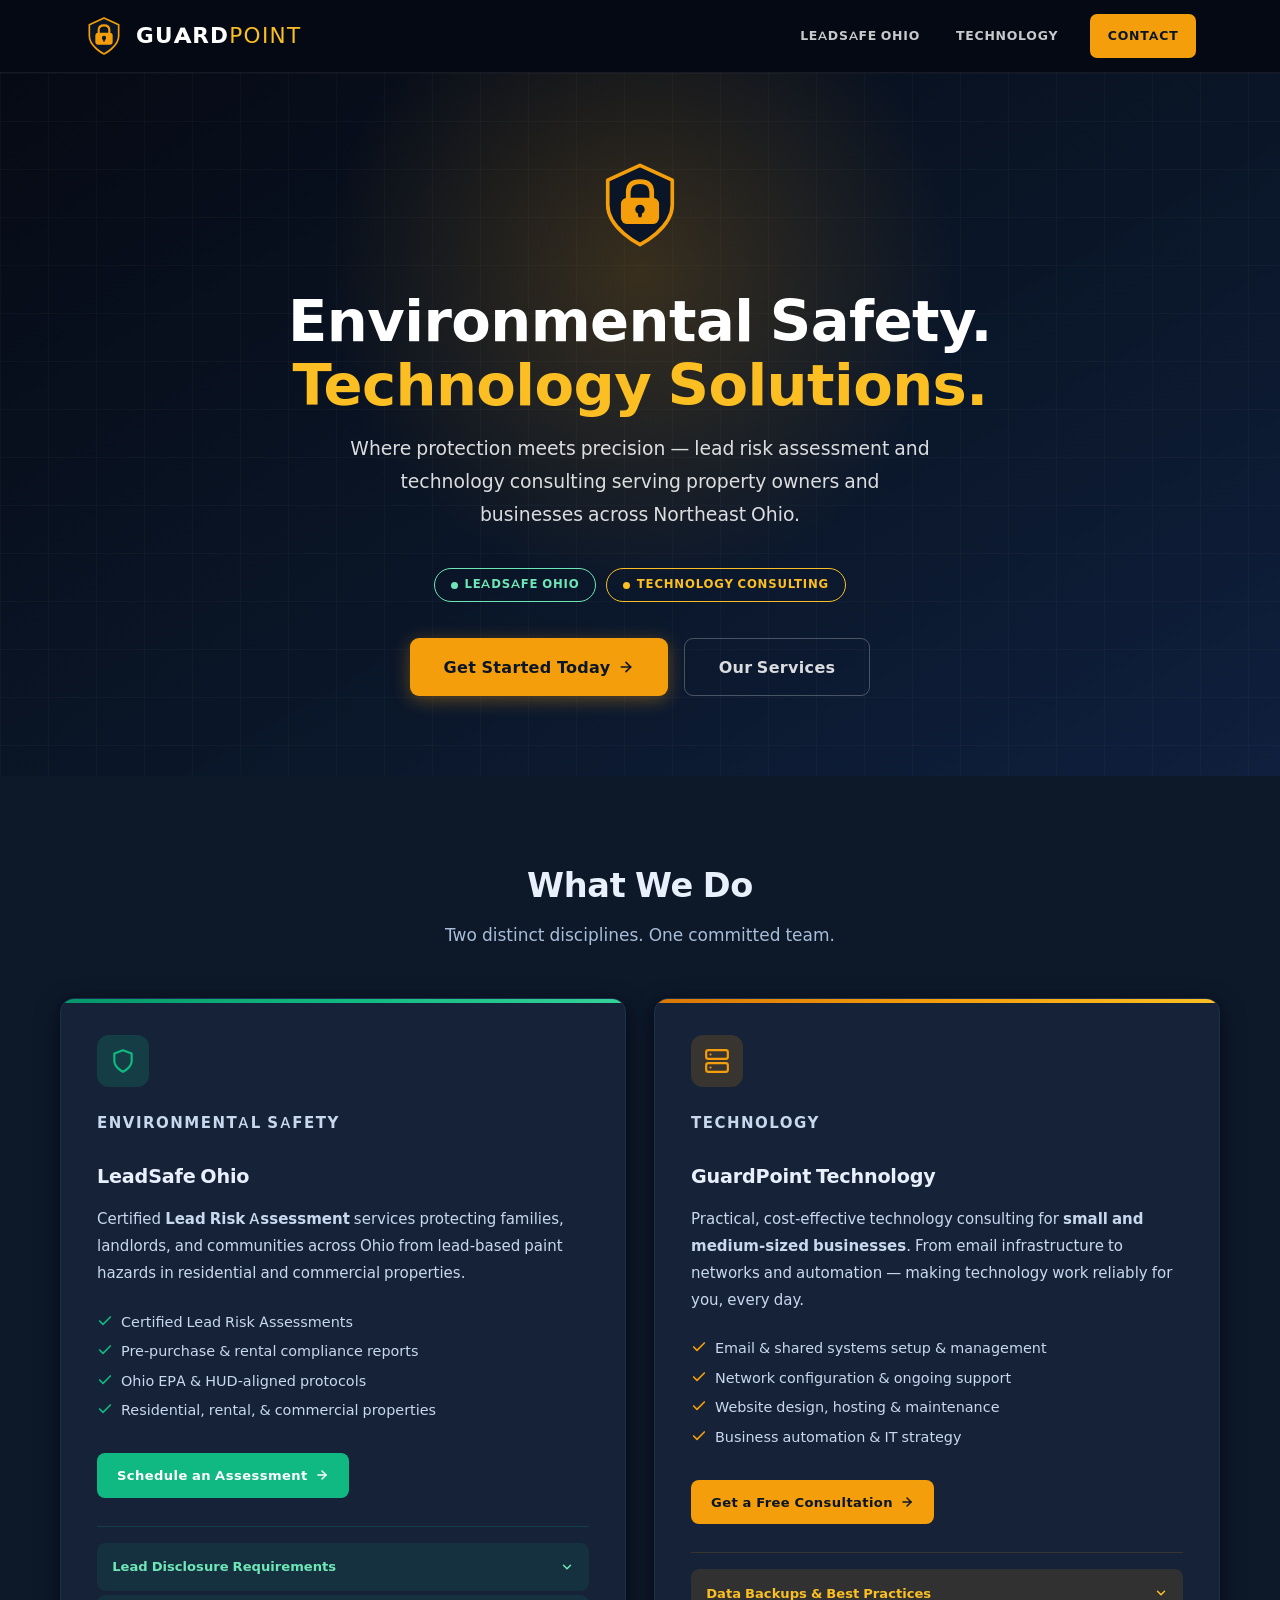
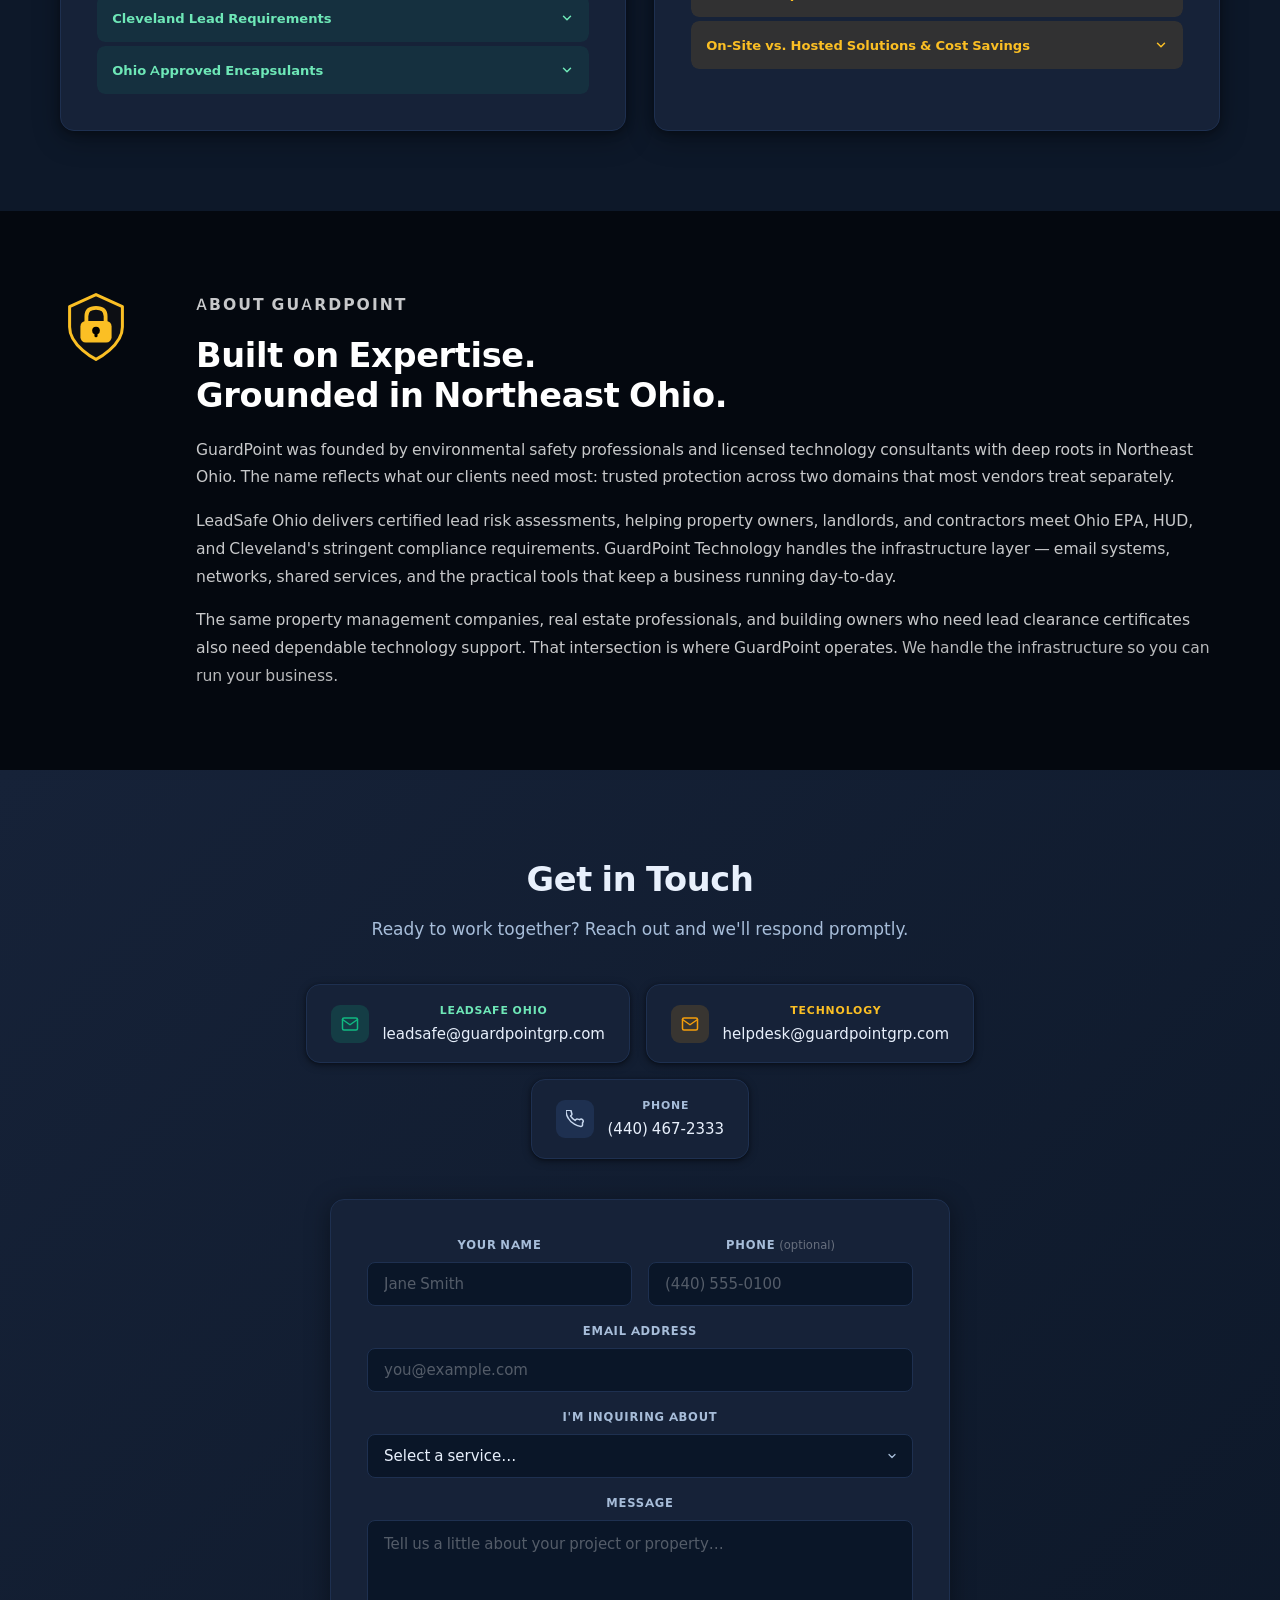
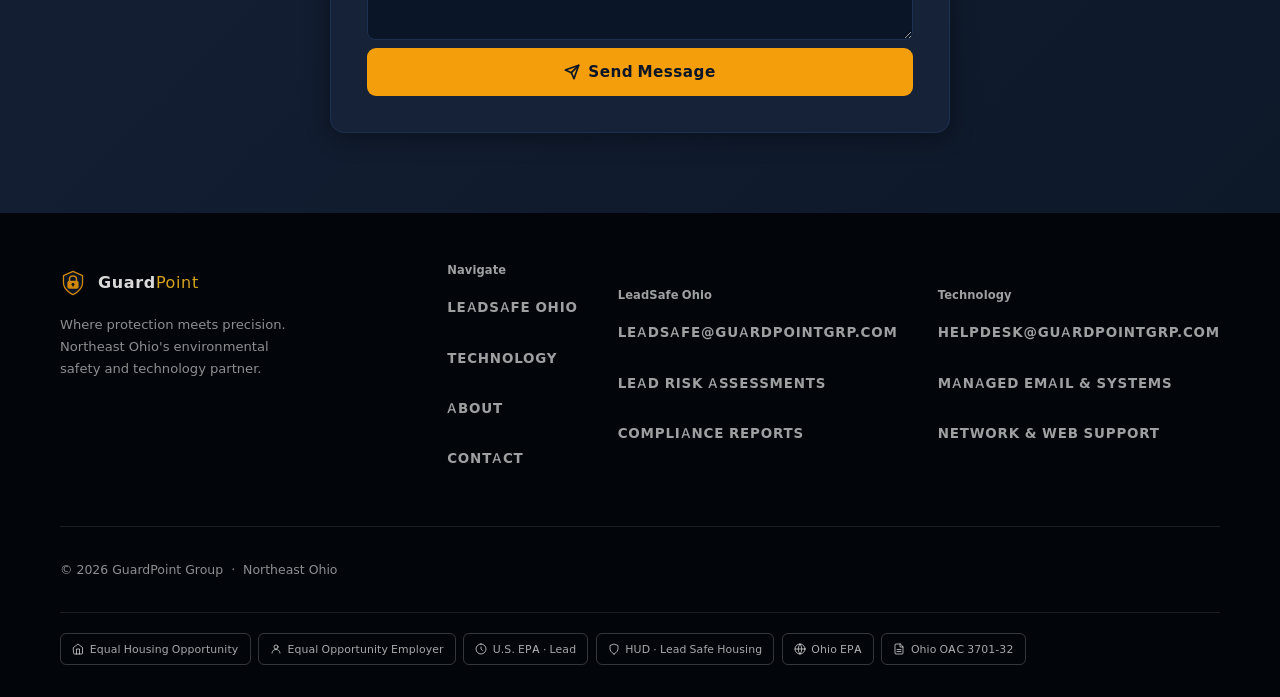
<file: index.html>
<!DOCTYPE html>
<html lang="en">
<head>
  <meta charset="UTF-8">
  <meta name="viewport" content="width=device-width, initial-scale=1.0, viewport-fit=cover">
  <meta name="format-detection" content="telephone=no">
  <meta name="robots" content="index,follow,max-image-preview:large,max-snippet:-1,max-video-preview:-1">
  <meta name="referrer" content="strict-origin-when-cross-origin">
  <meta name="color-scheme" content="dark">
  <meta name="theme-color" content="#060A14">


  <title>GuardPoint | Lead Risk Assessment &amp; Technology Consulting — Northeast Ohio</title>
  <meta name="description" content="GuardPoint Group — certified lead risk assessment (LeadSafe Ohio) and small business technology consulting serving Cleveland and Northeast Ohio. Ohio EPA, HUD, and Cleveland Lead Safe Certificate compliant.">
  <meta name="keywords" content="lead risk assessment Ohio, lead paint inspection Northeast Ohio, Cleveland Lead Safe Certificate, Ohio EPA lead compliance, HUD lead clearance, technology consulting Ohio, small business IT support Cleveland, managed IT services Northeast Ohio">
  <meta name="author" content="GuardPoint Group">
  <link rel="canonical" href="https://guardpointgrp.com/">


  <meta name="geo.region" content="US-OH">
  <meta name="geo.placename" content="Cleveland, Northeast Ohio">
  <meta name="geo.position" content="41.4993;-81.6944">
  <meta name="ICBM" content="41.4993, -81.6944">


  <meta property="og:type" content="website">
  <meta property="og:site_name" content="GuardPoint Group">
  <meta property="og:title" content="GuardPoint | Lead Risk Assessment &amp; Technology Consulting — Northeast Ohio">
  <meta property="og:description" content="Certified lead risk assessment (LeadSafe Ohio) and small business technology consulting for Northeast Ohio. Where protection meets precision.">
  <meta property="og:url" content="https://guardpointgrp.com/">
  <meta property="og:locale" content="en_US">
  <meta property="og:image" content="https://guardpointgrp.com/og-image.png">
  <meta property="og:image:width" content="1200">
  <meta property="og:image:height" content="630">
  <meta property="og:image:alt" content="GuardPoint Group — LeadSafe Ohio and Technology Consulting serving Northeast Ohio">


  <meta name="twitter:card" content="summary_large_image">
  <meta name="twitter:title" content="GuardPoint | Lead Risk Assessment &amp; Technology — Northeast Ohio">
  <meta name="twitter:description" content="Certified lead risk assessment and technology consulting for Northeast Ohio property owners and businesses.">
  <meta name="twitter:image" content="https://guardpointgrp.com/og-image.png">
  <meta name="twitter:image:alt" content="GuardPoint Group — LeadSafe Ohio and Technology Consulting">



  <link rel="icon" type="image/x-icon" href="/favicon.ico">
  <link rel="icon" type="image/svg+xml" href="/favicon.svg">
  <link rel="icon" type="image/png" sizes="32x32" href="/favicon-32x32.png">
  <link rel="icon" type="image/png" sizes="16x16" href="/favicon-16x16.png">
  <link rel="apple-touch-icon" sizes="180x180" href="/apple-touch-icon.png">
  <link rel="manifest" href="/site.webmanifest">



  <link rel="preload" as="font" type="font/woff2" href="/fonts/Montserrat-800-latin.woff2" crossorigin>
  <link rel="preload" as="font" type="font/woff2" href="/fonts/Inter-400-latin.woff2" crossorigin>
  <link rel="stylesheet" href="/fonts/fonts.css">

  <style>
    *,*::before,*::after{box-sizing:border-box;margin:0;padding:0}
    h1,h2,h3,h4{text-wrap:balance;text-rendering:optimizeLegibility}
    :root{--bg-header:rgba(6,10,20,0.97);--bg-hero-a:#060A14;--bg-hero-b:#0A1628;--bg-hero-c:#0F1F3D;--bg-about:#04080F;--bg-footer:#020509;--navy:#0A1628;--navy-dk:#060A14;--navy-lt:#152238;--accent:#F59E0B;--accent-dk:#D97706;--accent-lt:rgba(245,158,11,0.15);--accent-md:#FBBF24;--accent-50:#10140A;--accent-gl:rgba(245,158,11,0.2);--accent-tag:#FBBF24;--gray-w:#5E7799;--gray-50:#0D1829;--gray-100:#162238;--gray-500:#A7BDD9;--gray-600:#C8D8EE;--gray-800:#E8F0FC;--emerald:#10b981;--em-dark:#059669;--em-lt:rgba(16,185,129,0.18);--em-200:#6ee7b7;--white:#ffffff;--font:'Inter',system-ui,-apple-system,sans-serif;--font-display:'Montserrat',system-ui,-apple-system,sans-serif;--radius:14px;--focus:#FBBF24}
    html{scroll-behavior:smooth;-webkit-text-size-adjust:100%;font-synthesis:none}
    @media (prefers-reduced-motion:reduce){html{scroll-behavior:auto}*,*::before,*::after{animation-duration:.01ms !important;animation-iteration-count:1 !important;transition-duration:.01ms !important;scroll-behavior:auto !important}}
    body{font-family:var(--font);font-optical-sizing:auto;-webkit-font-smoothing:antialiased;-moz-osx-font-smoothing:grayscale;color:var(--gray-800);background:#060A14;line-height:1.7}

    /* Skip link */
    .skip-link{position:absolute;left:0;top:-48px;padding:.75rem 1.1rem;background:var(--accent);color:#0A1628;font-family:var(--font-display);font-weight:700;font-size:.82rem;letter-spacing:.05em;text-transform:uppercase;text-decoration:none;z-index:1000;border-radius:0 0 8px 0;transition:top .15s ease}
    .skip-link:focus{top:0;outline:3px solid var(--focus);outline-offset:2px}

    /* Focus styles — WCAG 2.4.7 */
    :focus{outline:none}
    :focus-visible{outline:3px solid var(--focus);outline-offset:3px;border-radius:4px}
    .nav-cta:focus-visible,.card-btn:focus-visible{outline:3px solid #fff;outline-offset:3px}

    /* SVG logo theming — Guardian Lock */
    .sh-body{fill:var(--navy);stroke:var(--accent)}
    .sh-shackle{fill:none;stroke:var(--accent)}
    .sh-lock{fill:var(--accent)}
    .sh-keyhole{fill:#0A1628}
    .about-logo .sh-body{fill:rgba(20,20,25,0.55);stroke:var(--accent-md)}
    .about-logo .sh-shackle{stroke:var(--accent-md)}
    .about-logo .sh-lock{fill:var(--accent-md)}
    .about-logo .sh-keyhole{fill:#000}

    /* HEADER */
    header{position:sticky;top:0;z-index:200;background:var(--bg-header);backdrop-filter:blur(10px);-webkit-backdrop-filter:blur(10px);border-bottom:1px solid rgba(255,255,255,0.07)}
    .header-inner{max-width:1160px;margin:0 auto;padding:0 1.5rem;height:72px;display:flex;align-items:center;justify-content:space-between}
    .logo-link{display:flex;align-items:center;gap:.75rem;text-decoration:none;min-height:44px}
    .logo-wordmark{font-family:var(--font-display);font-size:1.35rem;font-weight:800;color:#fff;letter-spacing:.06em;line-height:1;text-transform:uppercase}
    .logo-wordmark em{font-style:normal;font-weight:500;color:var(--accent-md)}
    nav{display:flex;align-items:center;gap:1.75rem}
    nav a{font-family:var(--font-display);color:rgba(255,255,255,0.78);text-decoration:none;font-size:.78rem;font-weight:600;letter-spacing:.06em;text-transform:uppercase;transition:color .18s;padding:.5rem .25rem;min-height:44px;display:inline-flex;align-items:center}
    nav a:hover{color:#fff}
    .nav-cta{padding:.55rem 1.1rem;background:var(--accent);color:#0A1628 !important;border-radius:7px;transition:background .18s,transform .18s !important;font-weight:700}
    .nav-cta:hover{background:var(--accent-dk);transform:translateY(-1px);color:#fff !important}

    /* HERO */
    .hero{background:linear-gradient(150deg,var(--bg-hero-a) 0%,var(--bg-hero-b) 55%,var(--bg-hero-c) 100%);color:#fff;padding:5.5rem 1.5rem 5rem;text-align:center;position:relative;overflow:hidden}
    .hero::before{content:'';position:absolute;inset:0;background-image:linear-gradient(rgba(255,255,255,0.025) 1px,transparent 1px),linear-gradient(90deg,rgba(255,255,255,0.025) 1px,transparent 1px);background-size:48px 48px;pointer-events:none}
    .hero::after{content:'';position:absolute;width:640px;height:640px;background:radial-gradient(ellipse,var(--accent-gl) 0%,transparent 70%);top:-120px;left:50%;transform:translateX(-50%);pointer-events:none}
    .hero-content{position:relative;z-index:1}
    .hero-logo{margin-bottom:2rem}
    .hero h1{font-family:var(--font-display);font-size:clamp(2.2rem,5vw,3.6rem);font-weight:800;letter-spacing:-.01em;line-height:1.1;margin-bottom:1.1rem}
    .hero h1 span{color:var(--accent-md)}
    .hero-sub{font-family:var(--font);font-size:clamp(1rem,2vw,1.175rem);font-weight:300;color:rgba(255,255,255,0.85);max-width:580px;margin:0 auto 2.25rem;line-height:1.75}
    .hero-badges{display:flex;gap:.625rem;justify-content:center;flex-wrap:wrap}
    .badge{font-family:var(--font-display);display:inline-flex;align-items:center;gap:.4rem;padding:.38rem 1rem;border-radius:9999px;font-size:.73rem;font-weight:600;border:1.5px solid;letter-spacing:.07em;text-transform:uppercase}
    .badge-dot{width:7px;height:7px;border-radius:50%}
    .badge-emerald{color:var(--em-200);border-color:var(--em-200)}
    .badge-emerald .badge-dot{background:var(--em-200)}
    .badge-accent{color:var(--accent-md);border-color:var(--accent-md)}
    .badge-accent .badge-dot{background:var(--accent-md)}

    /* SERVICES */
    .services{padding:5rem 1.5rem;background:var(--gray-50)}
    .section-header{text-align:center;margin-bottom:3rem}
    .section-header h2{font-family:var(--font-display);font-size:clamp(1.5rem,3vw,2.1rem);font-weight:800;color:var(--gray-800);letter-spacing:-.01em;margin-bottom:.5rem}
    .section-header p{font-family:var(--font);color:var(--gray-500);font-size:1.0625rem;max-width:52ch;margin:0 auto}
    .cards{max-width:1160px;margin:0 auto;display:grid;grid-template-columns:repeat(auto-fit,minmax(316px,1fr));gap:1.75rem}
    .card{background:#162238;border:1px solid #1E3050;border-radius:var(--radius);padding:2.25rem;box-shadow:0 2px 8px rgba(0,0,0,0.35),0 8px 28px rgba(0,0,0,0.3);position:relative;overflow:hidden;transition:transform .22s ease,box-shadow .22s ease}
    .card:hover{transform:translateY(-5px);box-shadow:0 4px 18px rgba(0,0,0,0.5),0 22px 52px rgba(0,0,0,0.4)}
    .card::before{content:'';position:absolute;top:0;left:0;right:0;height:4px;border-radius:var(--radius) var(--radius) 0 0}
    .card-emerald::before{background:linear-gradient(90deg,#059669,#10b981,#34d399)}
    .card-accent::before{background:linear-gradient(90deg,var(--accent-dk),var(--accent),var(--accent-md))}
    .card-icon{width:52px;height:52px;border-radius:12px;display:flex;align-items:center;justify-content:center;margin-bottom:1.4rem}
    .icon-emerald{background:var(--em-lt)}
    .icon-accent{background:var(--accent-lt)}
    .card-tag{font-family:var(--font-display);font-size:.68rem;font-weight:700;letter-spacing:.1em;text-transform:uppercase;margin-bottom:.4rem}
    .tag-emerald{color:var(--em-200)}
    .tag-accent{color:var(--accent-md)}
    .card h3{font-family:var(--font-display);font-size:1.2rem;font-weight:700;color:var(--gray-800);letter-spacing:-.01em;margin-bottom:.85rem}
    .card>p{font-family:var(--font);color:var(--gray-600);line-height:1.78;margin-bottom:1.5rem;font-size:.9375rem}
    .feature-list{list-style:none;margin-bottom:2rem;display:flex;flex-direction:column;gap:.5rem}
    .feature-list li{display:flex;align-items:flex-start;gap:.5rem;font-size:.9rem;color:var(--gray-600);line-height:1.5}
    .chk{flex-shrink:0;margin-top:2px}
    .chk-emerald{color:var(--emerald)}
    .chk-accent{color:var(--accent)}
    .card-btn{font-family:var(--font-display);display:inline-flex;align-items:center;gap:.45rem;padding:.7rem 1.25rem;border-radius:8px;font-size:.82rem;font-weight:700;letter-spacing:.03em;text-decoration:none;transition:filter .18s,transform .18s;min-height:44px}
    .card-btn:hover{filter:brightness(1.12);transform:translateX(3px)}
    .btn-emerald{background:var(--emerald);color:#fff}
    .btn-accent{background:var(--accent);color:#0A1628}

    /* Accordions */
    .ref-accordions{margin-top:1.75rem;border-top:1px solid var(--em-lt);padding-top:1rem;display:flex;flex-direction:column;gap:.25rem}
    .ref-accordions details{border-radius:8px;overflow:hidden}
    .ref-accordions summary{display:flex;align-items:center;justify-content:space-between;cursor:pointer;padding:.8rem .95rem;font-family:var(--font-display);font-size:.82rem;font-weight:600;color:var(--em-200);background:rgba(16,185,129,0.09);border-radius:8px;list-style:none;user-select:none;transition:background .15s;min-height:44px}
    .ref-accordions summary::-webkit-details-marker{display:none}
    .ref-accordions summary:hover{background:rgba(16,185,129,0.16)}
    .ref-accordions summary:focus-visible{outline:3px solid var(--focus);outline-offset:2px}
    .ref-accordions details[open] summary{background:rgba(16,185,129,0.16);border-radius:8px 8px 0 0}
    .ref-chevron{width:14px;height:14px;flex-shrink:0;transition:transform .2s ease;color:var(--em-200)}
    .ref-accordions details[open] .ref-chevron{transform:rotate(180deg)}
    .ref-body{background:rgba(16,185,129,0.06);border:1px solid rgba(16,185,129,0.2);border-top:none;border-radius:0 0 8px 8px;padding:.85rem;font-size:.82rem;color:var(--gray-500);line-height:1.65}
    .ref-body p{margin-bottom:.6rem}
    .ref-body p:last-child{margin-bottom:0}
    .ref-body ul{padding-left:1.1rem;margin:.4rem 0 .6rem;display:flex;flex-direction:column;gap:.35rem}
    .ref-body ul li{line-height:1.5}
    .ref-body strong{color:var(--em-200)}
    .ref-accordions.ref-accent{border-top-color:var(--accent-lt)}
    .ref-accordions.ref-accent summary{color:var(--accent-md);background:rgba(245,158,11,0.12)}
    .ref-accordions.ref-accent summary:hover{background:rgba(245,158,11,0.2)}
    .ref-accordions.ref-accent details[open] summary{background:rgba(245,158,11,0.2);border-radius:8px 8px 0 0}
    .ref-accordions.ref-accent .ref-chevron{color:var(--accent-md)}
    .ref-accordions.ref-accent .ref-body{background:rgba(245,158,11,0.06);border-color:rgba(245,158,11,0.2)}
    .ref-accordions.ref-accent .ref-body strong{color:var(--accent-md)}

    /* ABOUT */
    .about{background:var(--bg-about);color:rgba(255,255,255,0.88);padding:5rem 1.5rem}
    .about-inner{max-width:1160px;margin:0 auto;display:grid;grid-template-columns:auto 1fr;gap:4rem;align-items:start}
    .eyebrow{font-family:var(--font-display);font-size:.7rem;font-weight:700;letter-spacing:.13em;text-transform:uppercase;color:var(--accent-md);margin-bottom:.75rem}
    .about-text h2{font-family:var(--font-display);font-size:clamp(1.5rem,3vw,2.1rem);font-weight:800;color:#fff;letter-spacing:-.01em;line-height:1.2;margin-bottom:1.25rem}
    .about-text p{font-family:var(--font);color:rgba(255,255,255,0.78);line-height:1.78;font-size:.975rem;margin-bottom:1rem}
    .about-text p:last-child{margin-bottom:0}

    /* CONTACT */
    .contact{background:linear-gradient(135deg,var(--gray-100) 0%,var(--gray-50) 100%);padding:5rem 1.5rem;text-align:center}
    .contact-inner{max-width:820px;margin:0 auto}
    .contact h2{font-family:var(--font-display);font-size:clamp(1.5rem,3vw,2.1rem);font-weight:800;color:var(--gray-800);letter-spacing:-.01em;margin-bottom:.5rem}
    .contact-lead{font-family:var(--font);color:var(--gray-500);margin-bottom:2.5rem;font-size:1.0625rem}
    .contact-options{display:flex;gap:1rem;justify-content:center;flex-wrap:wrap}
    .contact-card{display:flex;align-items:center;gap:.85rem;padding:1rem 1.5rem;background:#162238;border-radius:var(--radius);text-decoration:none;color:var(--gray-800);font-family:var(--font);font-size:.9375rem;font-weight:500;box-shadow:0 2px 8px rgba(0,0,0,0.4),0 1px 3px rgba(0,0,0,0.3);transition:transform .18s,box-shadow .18s;border:1px solid #1E3050;min-height:44px}
    .contact-card:hover{transform:translateY(-3px);box-shadow:0 8px 24px rgba(0,0,0,0.5)}
    .contact-card-icon{width:38px;height:38px;border-radius:9px;display:flex;align-items:center;justify-content:center;flex-shrink:0}
    .ci-emerald{background:var(--em-lt)}
    .ci-accent{background:var(--accent-lt)}
    .ci-gray{background:#1E3050}
    .contact-label{font-size:.68rem;font-weight:700;letter-spacing:.08em;text-transform:uppercase;font-family:var(--font-display);margin-bottom:.1rem}
    .label-emerald{color:var(--em-200)}
    .label-accent{color:var(--accent-md)}
    .label-gray{color:var(--gray-500)}
    .contact-address{font-style:normal;display:contents}

    /* CONTACT FORM */
    .contact-form-wrap{max-width:620px;margin:2.5rem auto 0;background:#162238;border:1px solid #1E3050;border-radius:var(--radius);padding:2.25rem;box-shadow:0 4px 24px rgba(0,0,0,0.4)}
    .form-grid{display:grid;grid-template-columns:1fr 1fr;gap:1rem}
    .form-field{display:flex;flex-direction:column;gap:.4rem}
    .form-field.full{grid-column:1/-1}
    .form-field label{font-family:var(--font-display);font-size:.72rem;font-weight:700;letter-spacing:.07em;text-transform:uppercase;color:var(--gray-500)}
    .form-field input,.form-field select,.form-field textarea{font-family:var(--font);font-size:.9375rem;color:var(--gray-800);background:#0A1628;border:1px solid #1E3050;border-radius:8px;padding:.7rem 1rem;transition:border-color .18s,box-shadow .18s;outline:none;min-height:44px;width:100%}
    .form-field input::placeholder,.form-field textarea::placeholder{color:rgba(255,255,255,0.3)}
    .form-field select{appearance:none;background-image:url("data:image/svg+xml,%3Csvg xmlns='http://www.w3.org/2000/svg' width='12' height='12' viewBox='0 0 24 24' fill='none' stroke='%23A7BDD9' stroke-width='2.5' stroke-linecap='round' stroke-linejoin='round'%3E%3Cpolyline points='6 9 12 15 18 9'/%3E%3C/svg%3E");background-repeat:no-repeat;background-position:right .85rem center;padding-right:2.2rem;cursor:pointer}
    .form-field select option{background:#162238}
    .form-field input:focus,.form-field select:focus,.form-field textarea:focus{border-color:var(--accent);box-shadow:0 0 0 3px rgba(245,158,11,0.15)}
    .form-field textarea{resize:vertical;min-height:120px;line-height:1.6}
    .form-submit{width:100%;padding:.85rem;background:var(--accent);color:#0A1628;border:none;border-radius:9px;font-family:var(--font-display);font-size:.95rem;font-weight:700;letter-spacing:.03em;cursor:pointer;transition:background .18s,transform .18s,box-shadow .18s;min-height:48px;display:flex;align-items:center;justify-content:center;gap:.5rem;margin-top:.5rem}
    .form-submit:hover{background:var(--accent-dk);transform:translateY(-1px);box-shadow:0 6px 20px rgba(245,158,11,0.35)}
    .form-submit:disabled{opacity:.6;cursor:not-allowed;transform:none}
    .form-success{display:none;text-align:center;padding:2rem 1rem}
    .form-success svg{margin:0 auto 1rem;display:block}
    .form-success h3{font-family:var(--font-display);font-size:1.2rem;font-weight:700;color:#fff;margin-bottom:.5rem}
    .form-success p{font-family:var(--font);color:var(--gray-500);font-size:.9375rem}
    @media(max-width:600px){.form-grid{grid-template-columns:1fr}}

    /* FOOTER */
    footer{background:var(--bg-footer);color:rgba(255,255,255,0.62);padding:3rem 1.5rem 2rem}
    .footer-inner{max-width:1160px;margin:0 auto;display:flex;flex-direction:column;gap:2rem}
    .footer-top{display:flex;align-items:flex-start;justify-content:space-between;flex-wrap:wrap;gap:1.5rem}
    .footer-brand p{font-family:var(--font);font-size:.82rem;color:rgba(255,255,255,0.55);line-height:1.65;max-width:28ch;margin-top:.6rem}
    .footer-nav{display:flex;gap:2.5rem;flex-wrap:wrap}
    .footer-col h4{font-family:var(--font-display);font-size:.72rem;font-weight:600;letter-spacing:.01em;color:rgba(255,255,255,0.62);margin-bottom:.75rem}
    .footer-col a{display:block;font-family:var(--font);font-size:.84rem;color:rgba(255,255,255,0.62);text-decoration:none;margin-bottom:.4rem;transition:color .15s;padding:.25rem 0}
    .footer-col a:hover{color:#fff}
    .footer-divider{border:none;border-top:1px solid rgba(255,255,255,0.1)}
    .footer-bottom{display:flex;align-items:center;justify-content:space-between;flex-wrap:wrap;gap:.75rem}
    .footer-bottom p{font-family:var(--font);font-size:.78rem;color:rgba(255,255,255,0.55)}
    .compliance-row{display:flex;flex-wrap:wrap;gap:.45rem;padding-top:1.25rem;border-top:1px solid rgba(255,255,255,0.1)}
    .cb{display:inline-flex;align-items:center;gap:.35rem;padding:.35rem .7rem;border:1px solid rgba(255,255,255,0.2);border-radius:6px;text-decoration:none;color:rgba(255,255,255,0.65);font-family:var(--font);font-size:.68rem;font-weight:500;letter-spacing:.01em;transition:color .15s,border-color .15s,background .15s;white-space:nowrap;min-height:28px}
    .cb:hover{color:#fff;border-color:rgba(255,255,255,0.4);background:rgba(255,255,255,0.06)}

    /* HERO CTA BUTTONS */
    .hero-cta{display:flex;gap:1rem;justify-content:center;flex-wrap:wrap;margin-top:2.25rem}
    .btn-hero-primary{font-family:var(--font-display);display:inline-flex;align-items:center;gap:.5rem;padding:.9rem 2.1rem;background:var(--accent);color:#0A1628;border-radius:9px;font-size:1rem;font-weight:700;letter-spacing:.02em;text-decoration:none;transition:background .18s,transform .18s,box-shadow .18s;min-height:48px;box-shadow:0 4px 18px rgba(245,158,11,0.35)}
    .btn-hero-primary:hover{background:var(--accent-dk);transform:translateY(-2px);box-shadow:0 8px 28px rgba(245,158,11,0.45);color:#fff}
    .btn-hero-secondary{font-family:var(--font-display);display:inline-flex;align-items:center;gap:.5rem;padding:.9rem 2.1rem;background:transparent;color:rgba(255,255,255,0.85);border-radius:9px;font-size:1rem;font-weight:600;letter-spacing:.02em;text-decoration:none;transition:color .18s,background .18s,border-color .18s;min-height:48px;border:1.5px solid rgba(255,255,255,0.25)}
    .btn-hero-secondary:hover{color:#fff;background:rgba(255,255,255,0.08);border-color:rgba(255,255,255,0.45)}

    /* MOBILE NAV TOGGLE */
    .nav-toggle{display:none;flex-direction:column;justify-content:center;align-items:center;gap:5px;width:44px;height:44px;padding:0;background:transparent;border:none;cursor:pointer;border-radius:8px;transition:background .15s}
    .nav-toggle:hover{background:rgba(255,255,255,0.08)}
    .nav-toggle:focus-visible{outline:3px solid var(--focus);outline-offset:2px;border-radius:8px}
    .nav-toggle-bar{display:block;width:22px;height:2px;background:#fff;border-radius:2px;transition:transform .22s ease,opacity .15s ease}
    .nav-toggle[aria-expanded="true"] .nav-toggle-bar:nth-child(1){transform:translateY(7px) rotate(45deg)}
    .nav-toggle[aria-expanded="true"] .nav-toggle-bar:nth-child(2){opacity:0;transform:scaleX(0)}
    .nav-toggle[aria-expanded="true"] .nav-toggle-bar:nth-child(3){transform:translateY(-7px) rotate(-45deg)}

    /* RESPONSIVE */
    @media(max-width:720px){
      nav{display:none}
      nav.nav-open{display:flex;flex-direction:column;position:fixed;top:72px;left:0;right:0;background:rgba(6,10,20,0.98);backdrop-filter:blur(14px);-webkit-backdrop-filter:blur(14px);padding:1rem 1.5rem 1.75rem;border-bottom:1px solid rgba(255,255,255,0.12);z-index:199;gap:0;animation:navSlideIn .2s ease}
      nav.nav-open a{font-size:.9rem;padding:.8rem .25rem;border-bottom:1px solid rgba(255,255,255,0.07);width:100%;letter-spacing:.04em}
      nav.nav-open .nav-cta{margin-top:.75rem;text-align:center;justify-content:center;border-bottom:none;border-radius:8px}
      .nav-toggle{display:flex}
      .about-inner{grid-template-columns:1fr;text-align:center;gap:1.5rem}
      .about-logo{margin:0 auto}
      .footer-top{flex-direction:column}
    }
    @keyframes navSlideIn{from{opacity:0;transform:translateY(-8px)}to{opacity:1;transform:translateY(0)}}

    /* Screen-reader only utility */
    .sr-only{position:absolute;width:1px;height:1px;padding:0;margin:-1px;overflow:hidden;clip:rect(0,0,0,0);white-space:nowrap;border:0}

    /* Print */
    @media print{.tp,header,.skip-link{display:none}body{background:#fff;color:#000}}
  </style>


  <script type="application/ld+json">
  {
    "@context": "https://schema.org",
    "@graph": [
      {
        "@type": "LocalBusiness",
        "@id": "https://guardpointgrp.com/#organization",
        "name": "GuardPoint Group",
        "alternateName": ["GuardPoint", "LeadSafe Ohio", "GuardPoint Technology"],
        "url": "https://guardpointgrp.com/",
        "logo": "https://guardpointgrp.com/android-chrome-512x512.png",
        "image": ["https://guardpointgrp.com/og-image.png","https://guardpointgrp.com/android-chrome-512x512.png"],
        "description": "Certified lead risk assessment (LeadSafe Ohio) and small business technology consulting serving Northeast Ohio.",
        "telephone": "+1-440-467-2333",
        "email": "leadsafe@guardpointgrp.com",
        "priceRange": "$$",
        "address": {
          "@type": "PostalAddress",
          "addressLocality": "Cleveland",
          "addressRegion": "OH",
          "addressCountry": "US"
        },
        "geo": {
          "@type": "GeoCoordinates",
          "latitude": 41.4993,
          "longitude": -81.6944
        },
        "areaServed": [
          {"@type":"City","name":"Cleveland"},
          {"@type":"City","name":"Akron"},
          {"@type":"City","name":"Lakewood"},
          {"@type":"City","name":"Parma"},
          {"@type":"City","name":"Euclid"},
          {"@type":"City","name":"Cleveland Heights"},
          {"@type":"AdministrativeArea","name":"Cuyahoga County, Ohio"},
          {"@type":"AdministrativeArea","name":"Northeast Ohio"}
        ],
        "department": [
          {
            "@type": "LocalBusiness",
            "@id": "https://guardpointgrp.com/#leadsafe",
            "name": "LeadSafe Ohio",
            "description": "Certified lead risk assessment services for residential, rental, and commercial properties across Ohio.",
            "url": "https://guardpointgrp.com/#leadsafe",
            "email": "leadsafe@guardpointgrp.com",
            "telephone": "+1-440-467-2333",
            "hasOfferCatalog": {
              "@type": "OfferCatalog",
              "name": "LeadSafe Ohio Services",
              "itemListElement": [
                {"@type":"Offer","itemOffered":{"@type":"Service","name":"Certified Lead Risk Assessment"}},
                {"@type":"Offer","itemOffered":{"@type":"Service","name":"Pre-purchase and rental compliance reports"}},
                {"@type":"Offer","itemOffered":{"@type":"Service","name":"Cleveland Lead Safe Certificate assistance"}},
                {"@type":"Offer","itemOffered":{"@type":"Service","name":"Ohio EPA and HUD-aligned lead inspections"}}
              ]
            }
          },
          {
            "@type": "LocalBusiness",
            "@id": "https://guardpointgrp.com/#technology",
            "name": "GuardPoint Technology",
            "description": "Practical, cost-effective technology consulting for small and medium-sized businesses — email, networks, web, and automation.",
            "url": "https://guardpointgrp.com/#technology",
            "email": "helpdesk@guardpointgrp.com",
            "telephone": "+1-440-467-2333",
            "hasOfferCatalog": {
              "@type": "OfferCatalog",
              "name": "GuardPoint Technology Services",
              "itemListElement": [
                {"@type":"Offer","itemOffered":{"@type":"Service","name":"Email and shared systems setup and management"}},
                {"@type":"Offer","itemOffered":{"@type":"Service","name":"Network configuration and ongoing support"}},
                {"@type":"Offer","itemOffered":{"@type":"Service","name":"Website design, hosting and maintenance"}},
                {"@type":"Offer","itemOffered":{"@type":"Service","name":"Business automation and IT strategy"}}
              ]
            }
          }
        ],
        "contactPoint": [
          {
            "@type": "ContactPoint",
            "telephone": "+1-440-467-2333",
            "contactType": "customer service",
            "areaServed": "US-OH",
            "availableLanguage": ["English"]
          },
          {
            "@type": "ContactPoint",
            "email": "leadsafe@guardpointgrp.com",
            "contactType": "Lead Risk Assessment"
          },
          {
            "@type": "ContactPoint",
            "email": "helpdesk@guardpointgrp.com",
            "contactType": "Technology Support"
          }
        ]
      },
      {
        "@type": "WebSite",
        "@id": "https://guardpointgrp.com/#website",
        "url": "https://guardpointgrp.com/",
        "name": "GuardPoint Group",
        "publisher": {"@id": "https://guardpointgrp.com/#organization"},
        "inLanguage": "en-US"
      }
    ]
  }
  </script>
</head>
<body>

<a class="skip-link" href="#main">Skip to main content</a>

<header role="banner">
  <div class="header-inner">
    <a href="#" class="logo-link" aria-label="GuardPoint Group — home">

      <svg width="40" height="40" viewBox="0 0 60 60" fill="none" aria-hidden="true" focusable="false">
        <path class="sh-body" d="M30 57 C30 57 52 46 52 30 V13 L30 3 L8 13 V30 C8 46 30 57 30 57 Z" stroke-width="2.5" stroke-linejoin="round"/>
        <path class="sh-shackle" d="M22 27 V21 Q22 14 30 14 Q38 14 38 21 V27" stroke-width="3.2" stroke-linecap="round" stroke-linejoin="round"/>
        <rect class="sh-lock" x="17" y="25" width="26" height="18" rx="4.5"/>
        <circle class="sh-keyhole" cx="30" cy="33" r="3.2"/>
        <rect class="sh-keyhole" x="28.7" y="33" width="2.6" height="5.5" rx="1.3"/>
      </svg>
      <span class="logo-wordmark">GUARD<em>POINT</em></span>
    </a>
    <nav id="primary-nav" aria-label="Primary navigation">
      <a href="#leadsafe">LeadSafe Ohio</a>
      <a href="#technology">Technology</a>
      <a href="#contact" class="nav-cta">Contact</a>
    </nav>
    <button class="nav-toggle" id="nav-toggle" aria-controls="primary-nav" aria-expanded="false" aria-label="Open navigation menu">
      <span class="nav-toggle-bar"></span>
      <span class="nav-toggle-bar"></span>
      <span class="nav-toggle-bar"></span>
    </button>
  </div>
</header>

<main id="main">

<section class="hero" aria-labelledby="hero-heading">
  <div class="hero-content">

    <div class="hero-logo" aria-hidden="true">

      <svg width="88" height="88" viewBox="0 0 60 60" fill="none" focusable="false">
        <path class="sh-body" d="M30 57 C30 57 52 46 52 30 V13 L30 3 L8 13 V30 C8 46 30 57 30 57 Z" stroke-width="2.5" stroke-linejoin="round"/>
        <path class="sh-shackle" d="M22 27 V21 Q22 14 30 14 Q38 14 38 21 V27" stroke-width="3.2" stroke-linecap="round" stroke-linejoin="round"/>
        <rect class="sh-lock" x="17" y="25" width="26" height="18" rx="4.5"/>
        <circle class="sh-keyhole" cx="30" cy="33" r="3.2"/>
        <rect class="sh-keyhole" x="28.7" y="33" width="2.6" height="5.5" rx="1.3"/>
      </svg>
    </div>

    <h1 id="hero-heading">
      Environmental Safety.<br>
      <span>Technology Solutions.</span>
    </h1>

    <p class="hero-sub">
      Where protection meets precision — lead risk assessment and
      technology consulting serving property owners and businesses
      across Northeast Ohio.
    </p>

    <div class="hero-badges">
      <span class="badge badge-emerald">
        <span class="badge-dot" aria-hidden="true"></span>LeadSafe Ohio
      </span>
      <span class="badge badge-accent">
        <span class="badge-dot" aria-hidden="true"></span>Technology Consulting
      </span>
    </div>

    <div class="hero-cta">
      <a href="#contact" class="btn-hero-primary">
        Get Started Today
        <svg width="16" height="16" viewBox="0 0 24 24" fill="none" stroke="currentColor" stroke-width="2.5" stroke-linecap="round" stroke-linejoin="round" aria-hidden="true" focusable="false"><line x1="5" y1="12" x2="19" y2="12"/><polyline points="12 5 19 12 12 19"/></svg>
      </a>
      <a href="#services" class="btn-hero-secondary">Our Services</a>
    </div>

  </div>
</section>

<section class="services" id="services" aria-labelledby="services-heading">
  <div class="section-header">
    <h2 id="services-heading">What We Do</h2>
    <p>Two distinct disciplines. One committed team.</p>
  </div>

  <div class="cards">


    <article class="card card-emerald" id="leadsafe" aria-labelledby="leadsafe-heading">
      <div class="card-icon icon-emerald" aria-hidden="true">
        <svg width="26" height="26" viewBox="0 0 24 24" fill="none" stroke="#10b981" stroke-width="2" stroke-linecap="round" stroke-linejoin="round" focusable="false" aria-hidden="true">
          <path d="M12 22s8-4 8-10V5l-8-3-8 3v7c0 6 8 10 8 10z"/>
        </svg>
      </div>

      <p class="card-tag tag-emerald">Environmental Safety</p>
      <h3 id="leadsafe-heading">LeadSafe Ohio</h3>
      <p>
        Certified <strong>Lead Risk Assessment</strong> services protecting families,
        landlords, and communities across Ohio from lead-based paint hazards
        in residential and commercial properties.
      </p>

      <ul class="feature-list">
        <li>
          <svg class="chk chk-emerald" width="16" height="16" viewBox="0 0 24 24" fill="none" stroke="currentColor" stroke-width="2.5" stroke-linecap="round" stroke-linejoin="round" aria-hidden="true" focusable="false"><polyline points="20 6 9 17 4 12"/></svg>
          Certified Lead Risk Assessments
        </li>
        <li>
          <svg class="chk chk-emerald" width="16" height="16" viewBox="0 0 24 24" fill="none" stroke="currentColor" stroke-width="2.5" stroke-linecap="round" stroke-linejoin="round" aria-hidden="true" focusable="false"><polyline points="20 6 9 17 4 12"/></svg>
          Pre-purchase &amp; rental compliance reports
        </li>
        <li>
          <svg class="chk chk-emerald" width="16" height="16" viewBox="0 0 24 24" fill="none" stroke="currentColor" stroke-width="2.5" stroke-linecap="round" stroke-linejoin="round" aria-hidden="true" focusable="false"><polyline points="20 6 9 17 4 12"/></svg>
          Ohio EPA &amp; HUD-aligned protocols
        </li>
        <li>
          <svg class="chk chk-emerald" width="16" height="16" viewBox="0 0 24 24" fill="none" stroke="currentColor" stroke-width="2.5" stroke-linecap="round" stroke-linejoin="round" aria-hidden="true" focusable="false"><polyline points="20 6 9 17 4 12"/></svg>
          Residential, rental, &amp; commercial properties
        </li>
      </ul>

      <a href="mailto:leadsafe@guardpointgrp.com?subject=Lead%20Risk%20Assessment%20Request" class="card-btn btn-emerald" aria-label="Email LeadSafe Ohio to schedule a lead risk assessment">
        Schedule an Assessment
        <svg width="14" height="14" viewBox="0 0 24 24" fill="none" stroke="currentColor" stroke-width="2.5" stroke-linecap="round" stroke-linejoin="round" aria-hidden="true" focusable="false"><line x1="5" y1="12" x2="19" y2="12"/><polyline points="12 5 19 12 12 19"/></svg>
      </a>

      <div class="ref-accordions">
        <details>
          <summary>
            Lead Disclosure Requirements
            <svg class="ref-chevron" viewBox="0 0 24 24" fill="none" stroke="currentColor" stroke-width="2.5" stroke-linecap="round" stroke-linejoin="round" aria-hidden="true" focusable="false"><polyline points="6 9 12 15 18 9"/></svg>
          </summary>
          <div class="ref-body">
            <p>Under <strong>42 U.S.C. § 4852d</strong> and <strong>40 CFR Part 745</strong>, sellers and landlords of pre-1978 residential housing must disclose all known lead-based paint hazards before sale or lease.</p>
            <ul>
              <li>Provide the EPA pamphlet <em>"Protect Your Family from Lead in Your Home"</em></li>
              <li>Complete and retain a signed Lead Disclosure Addendum for at least 3 years</li>
              <li>Buyers receive a <strong>10-day inspection period</strong> before purchase obligation</li>
              <li>Applies to most residential properties with 4 or fewer units built before 1978</li>
              <li>Penalties up to <strong>$19,507 per violation</strong> for failure to disclose</li>
            </ul>
            <p>Exemptions include housing built in 1978 or later, zero-bedroom units, and housing for the elderly or disabled (unless a child under 6 resides or is expected to reside).</p>
          </div>
        </details>

        <details>
          <summary>
            Cleveland Lead Requirements
            <svg class="ref-chevron" viewBox="0 0 24 24" fill="none" stroke="currentColor" stroke-width="2.5" stroke-linecap="round" stroke-linejoin="round" aria-hidden="true" focusable="false"><polyline points="6 9 12 15 18 9"/></svg>
          </summary>
          <div class="ref-body">
            <p>Cleveland's <strong>Lead Safe Housing Ordinance (Chapter 365)</strong> requires landlords to obtain a <strong>Lead Safe Certificate</strong> before renting any pre-1978 residential property.</p>
            <ul>
              <li>Certificate valid for <strong>2 years</strong>; renewal requires re-inspection</li>
              <li>Visual assessment plus dust-wipe sampling required to pass clearance</li>
              <li>Properties where a child under 6 resides trigger additional clearance testing</li>
              <li>Certificates managed by the <strong>Cleveland Department of Public Health</strong>, Division of Environment</li>
              <li>Non-compliant landlords may face rental registration suspension and fines</li>
            </ul>
            <p>Cleveland is one of the strictest municipalities in Ohio — properties must achieve clearance levels below EPA standards. LeadSafe Ohio assessments are designed to meet and document this threshold.</p>
          </div>
        </details>

        <details>
          <summary>
            Ohio Approved Encapsulants
            <svg class="ref-chevron" viewBox="0 0 24 24" fill="none" stroke="currentColor" stroke-width="2.5" stroke-linecap="round" stroke-linejoin="round" aria-hidden="true" focusable="false"><polyline points="6 9 12 15 18 9"/></svg>
          </summary>
          <div class="ref-body">
            <p>Ohio EPA maintains a registry of approved encapsulants under <strong>Ohio Administrative Code 3701-32</strong>. Encapsulation seals lead in place with a durable bonded coating.</p>
            <ul>
              <li>Products must meet <strong>ASTM E1795</strong> (non-membrane) or <strong>ASTM E1797</strong> (membrane-type) standards</li>
              <li>Commonly approved products include Fiberlock Safe Encapsulant, SealBest, and Zinsser Bulls Eye 1-2-3</li>
              <li>Application must be performed by an <strong>Ohio-certified lead abatement contractor</strong></li>
              <li>Re-inspection typically required every <strong>1–3 years</strong> depending on surface condition</li>
              <li>Encapsulation does not qualify as full abatement — underlying hazard must be documented</li>
            </ul>
            <p>LeadSafe Ohio can identify whether encapsulation is appropriate and provide documentation suitable for Ohio EPA and HUD compliance records.</p>
          </div>
        </details>
      </div>
    </article>


    <article class="card card-accent" id="technology" aria-labelledby="technology-heading">
      <div class="card-icon icon-accent" aria-hidden="true">
        <svg width="26" height="26" viewBox="0 0 24 24" fill="none" stroke-width="2" stroke-linecap="round" stroke-linejoin="round" style="stroke:var(--accent)" focusable="false" aria-hidden="true">
          <rect x="2" y="2" width="20" height="8" rx="2" ry="2"/>
          <rect x="2" y="14" width="20" height="8" rx="2" ry="2"/>
          <line x1="6" y1="6" x2="6.01" y2="6"/>
          <line x1="6" y1="18" x2="6.01" y2="18"/>
        </svg>
      </div>

      <p class="card-tag tag-accent">Technology</p>
      <h3 id="technology-heading">GuardPoint Technology</h3>
      <p>
        Practical, cost-effective technology consulting for <strong>small and medium-sized
        businesses</strong>. From email infrastructure to networks and automation —
        making technology work reliably for you, every day.
      </p>

      <ul class="feature-list">
        <li>
          <svg class="chk chk-accent" width="16" height="16" viewBox="0 0 24 24" fill="none" stroke="currentColor" stroke-width="2.5" stroke-linecap="round" stroke-linejoin="round" aria-hidden="true" focusable="false"><polyline points="20 6 9 17 4 12"/></svg>
          Email &amp; shared systems setup &amp; management
        </li>
        <li>
          <svg class="chk chk-accent" width="16" height="16" viewBox="0 0 24 24" fill="none" stroke="currentColor" stroke-width="2.5" stroke-linecap="round" stroke-linejoin="round" aria-hidden="true" focusable="false"><polyline points="20 6 9 17 4 12"/></svg>
          Network configuration &amp; ongoing support
        </li>
        <li>
          <svg class="chk chk-accent" width="16" height="16" viewBox="0 0 24 24" fill="none" stroke="currentColor" stroke-width="2.5" stroke-linecap="round" stroke-linejoin="round" aria-hidden="true" focusable="false"><polyline points="20 6 9 17 4 12"/></svg>
          Website design, hosting &amp; maintenance
        </li>
        <li>
          <svg class="chk chk-accent" width="16" height="16" viewBox="0 0 24 24" fill="none" stroke="currentColor" stroke-width="2.5" stroke-linecap="round" stroke-linejoin="round" aria-hidden="true" focusable="false"><polyline points="20 6 9 17 4 12"/></svg>
          Business automation &amp; IT strategy
        </li>
      </ul>

      <a href="mailto:helpdesk@guardpointgrp.com?subject=Free%20Technology%20Consultation%20Request" class="card-btn btn-accent" aria-label="Email GuardPoint Technology to request a free consultation">
        Get a Free Consultation
        <svg width="14" height="14" viewBox="0 0 24 24" fill="none" stroke="currentColor" stroke-width="2.5" stroke-linecap="round" stroke-linejoin="round" aria-hidden="true" focusable="false"><line x1="5" y1="12" x2="19" y2="12"/><polyline points="12 5 19 12 12 19"/></svg>
      </a>

      <div class="ref-accordions ref-accent">
        <details>
          <summary>
            Data Backups &amp; Best Practices
            <svg class="ref-chevron" viewBox="0 0 24 24" fill="none" stroke="currentColor" stroke-width="2.5" stroke-linecap="round" stroke-linejoin="round" aria-hidden="true" focusable="false"><polyline points="6 9 12 15 18 9"/></svg>
          </summary>
          <div class="ref-body">
            <p>Data loss is not a matter of <em>if</em> — it's <em>when</em>. Hardware fails, ransomware encrypts, and humans delete things. A proper backup strategy means the difference between a bad afternoon and a business-ending event.</p>
            <ul>
              <li><strong>The 3-2-1 Rule:</strong> Keep 3 copies of your data, on 2 different media types, with 1 stored offsite or in the cloud</li>
              <li><strong>Backup frequency:</strong> Daily incremental backups; full backups weekly — match your schedule to how much data you can afford to lose</li>
              <li><strong>Test your restores:</strong> A backup you've never tested is not a backup — schedule quarterly restore drills</li>
              <li><strong>Ransomware protection:</strong> Use air-gapped or immutable backups that cannot be overwritten by an attacker</li>
              <li><strong>Encryption:</strong> All backup data — local and cloud — should be encrypted at rest and in transit</li>
              <li><strong>Retention policy:</strong> Keep at least 30 days of restore points; compliance industries often require 7 years</li>
              <li><strong>RTO vs. RPO:</strong> Define your Recovery Time Objective and Recovery Point Objective up front</li>
            </ul>
            <p>GuardPoint Technology can assess your backup posture and implement automated, monitored solutions using <strong>Veeam, Acronis, Backblaze B2</strong>, or cloud-native options — sized for small business.</p>
          </div>
        </details>

        <details>
          <summary>
            On-Site vs. Hosted Solutions &amp; Cost Savings
            <svg class="ref-chevron" viewBox="0 0 24 24" fill="none" stroke="currentColor" stroke-width="2.5" stroke-linecap="round" stroke-linejoin="round" aria-hidden="true" focusable="false"><polyline points="6 9 12 15 18 9"/></svg>
          </summary>
          <div class="ref-body">
            <p>Choosing between on-premise hardware and cloud-hosted services is one of the most impactful technology decisions a small business makes — and the right answer depends on your size, data sensitivity, and budget.</p>
            <ul>
              <li><strong>On-site:</strong> Higher upfront hardware cost, full data control, no recurring fees — but requires local maintenance, power, cooling, and hardware refresh every 3–5 years</li>
              <li><strong>Hosted / cloud:</strong> Predictable monthly costs, scales easily, vendor manages updates — ideal for small teams and remote workers</li>
              <li><strong>Hybrid approach:</strong> Keep sensitive data on-prem; use cloud for email, collaboration, and disaster recovery — the best of both worlds for most SMBs</li>
              <li><strong>Hidden on-prem costs:</strong> Don't forget electricity, rack space, IT labor, and the cost of downtime when hardware fails</li>
              <li><strong>Real savings example:</strong> Moving from in-house Exchange to Microsoft 365 typically saves <strong>$3,000–$8,000/year</strong> when TCO is calculated over 5 years</li>
              <li><strong>When on-prem still wins:</strong> Data sovereignty requirements, heavy compliance environments, or high-bandwidth local storage needs</li>
            </ul>
            <p>GuardPoint Technology provides a <strong>free Total Cost of Ownership analysis</strong> to help you make a data-driven decision — not a vendor-driven one.</p>
          </div>
        </details>
      </div>
    </article>

  </div>
</section>

<section class="about" id="about" aria-labelledby="about-heading">
  <div class="about-inner">

    <div class="about-logo" aria-hidden="true">

      <svg width="72" height="72" viewBox="0 0 60 60" fill="none" focusable="false">
        <path class="sh-body" d="M30 57 C30 57 52 46 52 30 V13 L30 3 L8 13 V30 C8 46 30 57 30 57 Z" stroke-width="2.5" stroke-linejoin="round"/>
        <path class="sh-shackle" d="M22 27 V21 Q22 14 30 14 Q38 14 38 21 V27" stroke-width="3.2" stroke-linecap="round" stroke-linejoin="round"/>
        <rect class="sh-lock" x="17" y="25" width="26" height="18" rx="4.5"/>
        <circle class="sh-keyhole" cx="30" cy="33" r="3.2"/>
        <rect class="sh-keyhole" x="28.7" y="33" width="2.6" height="5.5" rx="1.3"/>
      </svg>
    </div>

    <div class="about-text">
      <p class="eyebrow">About GuardPoint</p>
      <h2 id="about-heading">Built on Expertise.<br>Grounded in Northeast Ohio.</h2>
      <p>
        GuardPoint was founded by environmental safety professionals and licensed technology
        consultants with deep roots in Northeast Ohio. The name reflects what our clients need
        most: trusted protection across two domains that most vendors treat separately.
      </p>
      <p>
        LeadSafe Ohio delivers certified lead risk assessments, helping property owners,
        landlords, and contractors meet Ohio EPA, HUD, and Cleveland's stringent compliance
        requirements. GuardPoint Technology handles the infrastructure layer — email systems,
        networks, shared services, and the practical tools that keep a business running
        day-to-day.
      </p>
      <p>
        The same property management companies, real estate professionals, and building owners
        who need lead clearance certificates also need dependable technology support. That
        intersection is where GuardPoint operates.
        <em style="color:rgba(255,255,255,0.72);">We handle the infrastructure so you can run your business.</em>
      </p>
    </div>

  </div>
</section>

<section class="contact" id="contact" aria-labelledby="contact-heading">
  <div class="contact-inner">
    <h2 id="contact-heading">Get in Touch</h2>
    <p class="contact-lead">Ready to work together? Reach out and we'll respond promptly.</p>


    <address class="contact-address">
    <div class="contact-options">

      <a href="mailto:leadsafe@guardpointgrp.com" class="contact-card" aria-label="Email LeadSafe Ohio at leadsafe@guardpointgrp.com">
        <div class="contact-card-icon ci-emerald" aria-hidden="true">
          <svg width="18" height="18" viewBox="0 0 24 24" fill="none" stroke="#10b981" stroke-width="2" stroke-linecap="round" stroke-linejoin="round" aria-hidden="true" focusable="false">
            <path d="M4 4h16c1.1 0 2 .9 2 2v12c0 1.1-.9 2-2 2H4c-1.1 0-2-.9-2-2V6c0-1.1.9-2 2-2z"/>
            <polyline points="22,6 12,13 2,6"/>
          </svg>
        </div>
        <div>
          <div class="contact-label label-emerald">LeadSafe Ohio</div>
          leadsafe@guardpointgrp.com
        </div>
      </a>

      <a href="mailto:helpdesk@guardpointgrp.com" class="contact-card" aria-label="Email GuardPoint Technology help desk at helpdesk@guardpointgrp.com">
        <div class="contact-card-icon ci-accent" aria-hidden="true">
          <svg width="18" height="18" viewBox="0 0 24 24" fill="none" stroke-width="2" stroke-linecap="round" stroke-linejoin="round" style="stroke:var(--accent)" aria-hidden="true" focusable="false">
            <path d="M4 4h16c1.1 0 2 .9 2 2v12c0 1.1-.9 2-2 2H4c-1.1 0-2-.9-2-2V6c0-1.1.9-2 2-2z"/>
            <polyline points="22,6 12,13 2,6"/>
          </svg>
        </div>
        <div>
          <div class="contact-label label-accent">Technology</div>
          helpdesk@guardpointgrp.com
        </div>
      </a>

      <a href="tel:+14404672333" class="contact-card" aria-label="Call GuardPoint at (440) 467-2333">
        <div class="contact-card-icon ci-gray" aria-hidden="true">
          <svg width="18" height="18" viewBox="0 0 24 24" fill="none" stroke="#C8D8EE" stroke-width="2" stroke-linecap="round" stroke-linejoin="round" aria-hidden="true" focusable="false">
            <path d="M22 16.92v3a2 2 0 01-2.18 2 19.79 19.79 0 01-8.63-3.07A19.5 19.5 0 013.07 11a19.79 19.79 0 01-3.07-8.67A2 2 0 012 .18h3a2 2 0 012 1.72c.127.96.361 1.903.7 2.81a2 2 0 01-.45 2.11L6.09 7.91a16 16 0 006 6l1.27-1.27a2 2 0 012.11-.45c.907.339 1.85.573 2.81.7A2 2 0 0122 16.92z"/>
          </svg>
        </div>
        <div>
          <div class="contact-label label-gray">Phone</div>
          (440) 467-2333
        </div>
      </a>

    </div>
    </address>


    <div class="contact-form-wrap">
      <form id="contact-form" action="https://api.web3forms.com/submit" method="POST" novalidate>
        <input type="hidden" name="access_key" value="12c82faf-79df-4fd1-bbbd-5d4ded0e80e7">
        <input type="hidden" name="subject" value="New inquiry from GuardPoint website">
        <input type="hidden" name="from_name" value="GuardPoint Website">
        <input type="checkbox" name="botcheck" style="display:none">

        <div class="form-grid">

          <div class="form-field">
            <label for="cf-name">Your Name</label>
            <input type="text" id="cf-name" name="name" placeholder="Jane Smith" required autocomplete="name">
          </div>

          <div class="form-field">
            <label for="cf-phone">Phone <span style="font-weight:400;text-transform:none;letter-spacing:0;color:rgba(255,255,255,0.35)">(optional)</span></label>
            <input type="tel" id="cf-phone" name="phone" placeholder="(440) 555-0100" autocomplete="tel">
          </div>

          <div class="form-field full">
            <label for="cf-email">Email Address</label>
            <input type="email" id="cf-email" name="email" placeholder="you@example.com" required autocomplete="email">
          </div>

          <div class="form-field full">
            <label for="cf-service">I'm inquiring about</label>
            <select id="cf-service" name="service" required>
              <option value="" disabled selected>Select a service…</option>
              <option value="Lead Risk Assessment">Lead Risk Assessment (LeadSafe Ohio)</option>
              <option value="Cleveland Lead Safe Certificate">Cleveland Lead Safe Certificate</option>
              <option value="Technology Consulting">Technology Consulting</option>
              <option value="Email & Network Setup">Email &amp; Network Setup</option>
              <option value="General Inquiry">General Inquiry</option>
            </select>
          </div>

          <div class="form-field full">
            <label for="cf-message">Message</label>
            <textarea id="cf-message" name="message" placeholder="Tell us a little about your project or property…" required></textarea>
          </div>

        </div>

        <button type="submit" class="form-submit" id="cf-submit">
          <svg width="16" height="16" viewBox="0 0 24 24" fill="none" stroke="currentColor" stroke-width="2.5" stroke-linecap="round" stroke-linejoin="round" aria-hidden="true"><line x1="22" y1="2" x2="11" y2="13"/><polygon points="22 2 15 22 11 13 2 9 22 2"/></svg>
          Send Message
        </button>

      </form>


      <div class="form-success" id="cf-success" aria-live="polite">
        <svg width="52" height="52" viewBox="0 0 24 24" fill="none" stroke="#10b981" stroke-width="2" stroke-linecap="round" stroke-linejoin="round" aria-hidden="true"><circle cx="12" cy="12" r="10"/><polyline points="20 6 9 17 4 12"/></svg>
        <h3>Message sent!</h3>
        <p>We'll get back to you within one business day.</p>
      </div>
    </div>

  </div>
</section>

</main>

<footer role="contentinfo">
  <div class="footer-inner">
    <div class="footer-top">

      <div class="footer-brand">
        <a href="#" class="logo-link" aria-label="GuardPoint Group — home" style="opacity:0.85;">
          <svg width="26" height="26" viewBox="0 0 60 60" fill="none" aria-hidden="true" focusable="false">
            <path class="sh-body" d="M30 57 C30 57 52 46 52 30 V13 L30 3 L8 13 V30 C8 46 30 57 30 57 Z" stroke-width="3" stroke-linejoin="round"/>
            <path class="sh-shackle" d="M22 27 V21 Q22 14 30 14 Q38 14 38 21 V27" stroke-width="3.5" stroke-linecap="round" stroke-linejoin="round"/>
            <rect class="sh-lock" x="17" y="25" width="26" height="18" rx="4.5"/>
            <circle class="sh-keyhole" cx="30" cy="33" r="3.2"/>
            <rect class="sh-keyhole" x="28.7" y="33" width="2.6" height="5.5" rx="1.3"/>
          </svg>
          <span class="logo-wordmark" style="font-size:1rem;text-transform:none;letter-spacing:0.04em;">Guard<em>Point</em></span>
        </a>
        <p>Where protection meets precision. Northeast Ohio's environmental safety and technology partner.</p>
      </div>

      <nav class="footer-nav" aria-label="Footer navigation">
        <div class="footer-col">
          <h4>Navigate</h4>
          <a href="#leadsafe">LeadSafe Ohio</a>
          <a href="#technology">Technology</a>
          <a href="#about">About</a>
          <a href="#contact">Contact</a>
        </div>
        <div class="footer-col">
          <h4>LeadSafe Ohio</h4>
          <a href="mailto:leadsafe@guardpointgrp.com">leadsafe@guardpointgrp.com</a>
          <a href="#leadsafe">Lead Risk Assessments</a>
          <a href="#leadsafe">Compliance Reports</a>
        </div>
        <div class="footer-col">
          <h4>Technology</h4>
          <a href="mailto:helpdesk@guardpointgrp.com">helpdesk@guardpointgrp.com</a>
          <a href="#technology">Managed Email &amp; Systems</a>
          <a href="#technology">Network &amp; Web Support</a>
        </div>
      </nav>

    </div>

    <hr class="footer-divider">

    <div class="footer-bottom">
      <p>&copy; <time datetime="2026">2026</time> GuardPoint Group &nbsp;&middot;&nbsp; Northeast Ohio</p>
    </div>


    <div class="compliance-row" role="list" aria-label="Regulatory compliance references">

      <a href="https://www.hud.gov/program_offices/fair_housing_equal_opp" target="_blank" rel="noopener noreferrer" class="cb" role="listitem" aria-label="Equal Housing Opportunity — HUD (opens in new tab)">
        <svg width="12" height="12" viewBox="0 0 24 24" fill="none" stroke="currentColor" stroke-width="2" stroke-linecap="round" stroke-linejoin="round" aria-hidden="true" focusable="false"><path d="M3 9l9-7 9 7v11a2 2 0 01-2 2H5a2 2 0 01-2-2z"/><polyline points="9,22 9,12 15,12 15,22"/></svg>
        Equal Housing Opportunity
      </a>

      <a href="https://www.eeoc.gov" target="_blank" rel="noopener noreferrer" class="cb" role="listitem" aria-label="Equal Opportunity Employer — EEOC (opens in new tab)">
        <svg width="12" height="12" viewBox="0 0 24 24" fill="none" stroke="currentColor" stroke-width="2" stroke-linecap="round" stroke-linejoin="round" aria-hidden="true" focusable="false"><circle cx="12" cy="8" r="4"/><path d="M4 20c0-4 3.6-7 8-7s8 3 8 7"/></svg>
        Equal Opportunity Employer
      </a>

      <a href="https://www.epa.gov/lead" target="_blank" rel="noopener noreferrer" class="cb" role="listitem" aria-label="U.S. EPA Lead Programs (opens in new tab)">
        <svg width="12" height="12" viewBox="0 0 24 24" fill="none" stroke="currentColor" stroke-width="2" stroke-linecap="round" stroke-linejoin="round" aria-hidden="true" focusable="false"><path d="M12 2a10 10 0 100 20A10 10 0 0012 2z"/><path d="M12 8v4l3 3"/></svg>
        U.S. EPA &middot; Lead
      </a>

      <a href="https://www.hud.gov/program_offices/healthy_homes/healthyhomes/lead" target="_blank" rel="noopener noreferrer" class="cb" role="listitem" aria-label="HUD Lead Safe Housing (opens in new tab)">
        <svg width="12" height="12" viewBox="0 0 24 24" fill="none" stroke="currentColor" stroke-width="2" stroke-linecap="round" stroke-linejoin="round" aria-hidden="true" focusable="false"><path d="M12 22s8-4 8-10V5l-8-3-8 3v7c0 6 8 10 8 10z"/></svg>
        HUD &middot; Lead Safe Housing
      </a>

      <a href="https://epa.ohio.gov/divisions-and-offices/drinking-and-ground-waters/resources/lead-resources" target="_blank" rel="noopener noreferrer" class="cb" role="listitem" aria-label="Ohio EPA Lead Resources (opens in new tab)">
        <svg width="12" height="12" viewBox="0 0 24 24" fill="none" stroke="currentColor" stroke-width="2" stroke-linecap="round" stroke-linejoin="round" aria-hidden="true" focusable="false"><circle cx="12" cy="12" r="10"/><line x1="2" y1="12" x2="22" y2="12"/><path d="M12 2a15 15 0 010 20M12 2a15 15 0 000 20"/></svg>
        Ohio EPA
      </a>

      <a href="https://codes.ohio.gov/ohio-administrative-code/chapter-3701-32" target="_blank" rel="noopener noreferrer" class="cb" role="listitem" aria-label="Ohio Administrative Code 3701-32 — Lead Hazard Standards (opens in new tab)">
        <svg width="12" height="12" viewBox="0 0 24 24" fill="none" stroke="currentColor" stroke-width="2" stroke-linecap="round" stroke-linejoin="round" aria-hidden="true" focusable="false"><path d="M14 2H6a2 2 0 00-2 2v16a2 2 0 002 2h12a2 2 0 002-2V8z"/><polyline points="14 2 14 8 20 8"/><line x1="8" y1="13" x2="16" y2="13"/><line x1="8" y1="17" x2="16" y2="17"/></svg>
        Ohio OAC 3701-32
      </a>

    </div>

  </div>
</footer>

<script type="application/ld+json">
{
  "@context": "https://schema.org",
  "@type": "FAQPage",
  "mainEntity": [
    {
      "@type": "Question",
      "name": "What are the lead disclosure requirements for pre-1978 housing?",
      "acceptedAnswer": {
        "@type": "Answer",
        "text": "Under 42 U.S.C. § 4852d and 40 CFR Part 745, sellers and landlords of pre-1978 residential housing must disclose all known lead-based paint hazards before sale or lease. They must provide the EPA pamphlet \"Protect Your Family from Lead in Your Home,\" complete a signed Lead Disclosure Addendum retained for at least 3 years, and allow buyers a 10-day inspection period. Penalties can reach $19,507 per violation."
      }
    },
    {
      "@type": "Question",
      "name": "What are Cleveland's lead-safe housing requirements for landlords?",
      "acceptedAnswer": {
        "@type": "Answer",
        "text": "Cleveland's Lead Safe Housing Ordinance (Chapter 365) requires landlords to obtain a Lead Safe Certificate before renting any pre-1978 residential property. The certificate is valid for 2 years and requires visual assessment plus dust-wipe sampling. It is managed by the Cleveland Department of Public Health, Division of Environment. Non-compliant landlords may face rental registration suspension and fines."
      }
    },
    {
      "@type": "Question",
      "name": "What encapsulants are approved for lead paint in Ohio?",
      "acceptedAnswer": {
        "@type": "Answer",
        "text": "Ohio EPA maintains a registry of approved encapsulants under Ohio Administrative Code 3701-32. Products must meet ASTM E1795 or ASTM E1797 standards. Commonly approved products include Fiberlock Safe Encapsulant, SealBest, and Zinsser Bulls Eye 1-2-3. Application must be performed by an Ohio-certified lead abatement contractor, with re-inspection every 1–3 years."
      }
    },
    {
      "@type": "Question",
      "name": "What are backup best practices for small businesses?",
      "acceptedAnswer": {
        "@type": "Answer",
        "text": "Follow the 3-2-1 Rule: keep 3 copies of your data on 2 different media types with 1 stored offsite or in the cloud. Run daily incremental and weekly full backups. Test restores quarterly. Use air-gapped or immutable backups to protect against ransomware. Encrypt all backup data at rest and in transit. Retain at least 30 days of restore points."
      }
    },
    {
      "@type": "Question",
      "name": "Should a small business use on-site or cloud-hosted technology solutions?",
      "acceptedAnswer": {
        "@type": "Answer",
        "text": "The right choice depends on your size, data sensitivity, and budget. On-site offers full data control with no recurring fees but requires local maintenance. Cloud-hosted provides predictable monthly costs and easy scaling. A hybrid approach — keeping sensitive data on-prem while using cloud for email and collaboration — works best for most small businesses. Moving from in-house Exchange to Microsoft 365 typically saves $3,000–$8,000/year over 5 years."
      }
    }
  ]
}
</script>

<script>
// Contact form submission
(function(){
  var form=document.getElementById('contact-form');
  var btn=document.getElementById('cf-submit');
  var success=document.getElementById('cf-success');
  if(!form)return;
  form.addEventListener('submit',function(e){
    e.preventDefault();
    btn.disabled=true;
    btn.innerHTML='<svg width="16" height="16" viewBox="0 0 24 24" fill="none" stroke="currentColor" stroke-width="2.5" stroke-linecap="round" stroke-linejoin="round" aria-hidden="true" style="animation:spin 1s linear infinite"><path d="M21 12a9 9 0 1 1-6.219-8.56"/></svg> Sending…';
    var data=new FormData(form);
    fetch('https://api.web3forms.com/submit',{method:'POST',body:data})
      .then(function(r){return r.json();})
      .then(function(d){
        if(d.success){
          form.style.display='none';
          success.style.display='block';
        } else {
          btn.disabled=false;
          btn.innerHTML='<svg width="16" height="16" viewBox="0 0 24 24" fill="none" stroke="currentColor" stroke-width="2.5" stroke-linecap="round" stroke-linejoin="round" aria-hidden="true"><line x1="22" y1="2" x2="11" y2="13"/><polygon points="22 2 15 22 11 13 2 9 22 2"/></svg> Send Message';
          alert('Something went wrong — please email us directly at helpdesk@guardpointgrp.com');
        }
      })
      .catch(function(){
        btn.disabled=false;
        btn.innerHTML='<svg width="16" height="16" viewBox="0 0 24 24" fill="none" stroke="currentColor" stroke-width="2.5" stroke-linecap="round" stroke-linejoin="round" aria-hidden="true"><line x1="22" y1="2" x2="11" y2="13"/><polygon points="22 2 15 22 11 13 2 9 22 2"/></svg> Send Message';
        alert('Network error — please try again or email helpdesk@guardpointgrp.com');
      });
  });
})();
</script>
<style>@keyframes spin{to{transform:rotate(360deg)}}</style>

<script>
// Nav toggle
(function(){
  var toggle=document.getElementById('nav-toggle');
  var nav=document.getElementById('primary-nav');
  if(!toggle||!nav)return;
  toggle.addEventListener('click',function(){
    var expanded=this.getAttribute('aria-expanded')==='true';
    this.setAttribute('aria-expanded',String(!expanded));
    this.setAttribute('aria-label',expanded?'Open navigation menu':'Close navigation menu');
    nav.classList.toggle('nav-open');
  });
  nav.querySelectorAll('a').forEach(function(a){
    a.addEventListener('click',function(){
      toggle.setAttribute('aria-expanded','false');
      toggle.setAttribute('aria-label','Open navigation menu');
      nav.classList.remove('nav-open');
    });
  });
  // Close on outside click
  document.addEventListener('click',function(e){
    if(nav.classList.contains('nav-open')&&!nav.contains(e.target)&&!toggle.contains(e.target)){
      toggle.setAttribute('aria-expanded','false');
      toggle.setAttribute('aria-label','Open navigation menu');
      nav.classList.remove('nav-open');
    }
  });
})();
</script>

</body>
</html>
</file>
<file: fonts/fonts.css>
/* Inter 300 */
@font-face {
  font-family: 'Inter';
  font-style: normal;
  font-weight: 300;
  font-display: swap;
  src: url('/fonts/Inter-300-latin.woff2') format('woff2');
  unicode-range: U+0000-00FF, U+0131, U+0152-0153, U+02BB-02BC, U+02C6, U+02DA, U+02DC, U+0304, U+0308, U+0329, U+2000-206F, U+20AC, U+2122, U+2191, U+2193, U+2212, U+2215, U+FEFF, U+FFFD;
}

/* Inter 400 */
@font-face {
  font-family: 'Inter';
  font-style: normal;
  font-weight: 400;
  font-display: swap;
  src: url('/fonts/Inter-400-latin.woff2') format('woff2');
  unicode-range: U+0000-00FF, U+0131, U+0152-0153, U+02BB-02BC, U+02C6, U+02DA, U+02DC, U+0304, U+0308, U+0329, U+2000-206F, U+20AC, U+2122, U+2191, U+2193, U+2212, U+2215, U+FEFF, U+FFFD;
}

/* Inter 500 */
@font-face {
  font-family: 'Inter';
  font-style: normal;
  font-weight: 500;
  font-display: swap;
  src: url('/fonts/Inter-500-latin.woff2') format('woff2');
  unicode-range: U+0000-00FF, U+0131, U+0152-0153, U+02BB-02BC, U+02C6, U+02DA, U+02DC, U+0304, U+0308, U+0329, U+2000-206F, U+20AC, U+2122, U+2191, U+2193, U+2212, U+2215, U+FEFF, U+FFFD;
}

/* Montserrat 600 */
@font-face {
  font-family: 'Montserrat';
  font-style: normal;
  font-weight: 600;
  font-display: swap;
  src: url('/fonts/Montserrat-600-latin.woff2') format('woff2');
  unicode-range: U+0000-00FF, U+0131, U+0152-0153, U+02BB-02BC, U+02C6, U+02DA, U+02DC, U+0304, U+0308, U+0329, U+2000-206F, U+20AC, U+2122, U+2191, U+2193, U+2212, U+2215, U+FEFF, U+FFFD;
}

/* Montserrat 700 */
@font-face {
  font-family: 'Montserrat';
  font-style: normal;
  font-weight: 700;
  font-display: swap;
  src: url('/fonts/Montserrat-700-latin.woff2') format('woff2');
  unicode-range: U+0000-00FF, U+0131, U+0152-0153, U+02BB-02BC, U+02C6, U+02DA, U+02DC, U+0304, U+0308, U+0329, U+2000-206F, U+20AC, U+2122, U+2191, U+2193, U+2212, U+2215, U+FEFF, U+FFFD;
}

/* Montserrat 800 */
@font-face {
  font-family: 'Montserrat';
  font-style: normal;
  font-weight: 800;
  font-display: swap;
  src: url('/fonts/Montserrat-800-latin.woff2') format('woff2');
  unicode-range: U+0000-00FF, U+0131, U+0152-0153, U+02BB-02BC, U+02C6, U+02DA, U+02DC, U+0304, U+0308, U+0329, U+2000-206F, U+20AC, U+2122, U+2191, U+2193, U+2212, U+2215, U+FEFF, U+FFFD;
}
</file>
